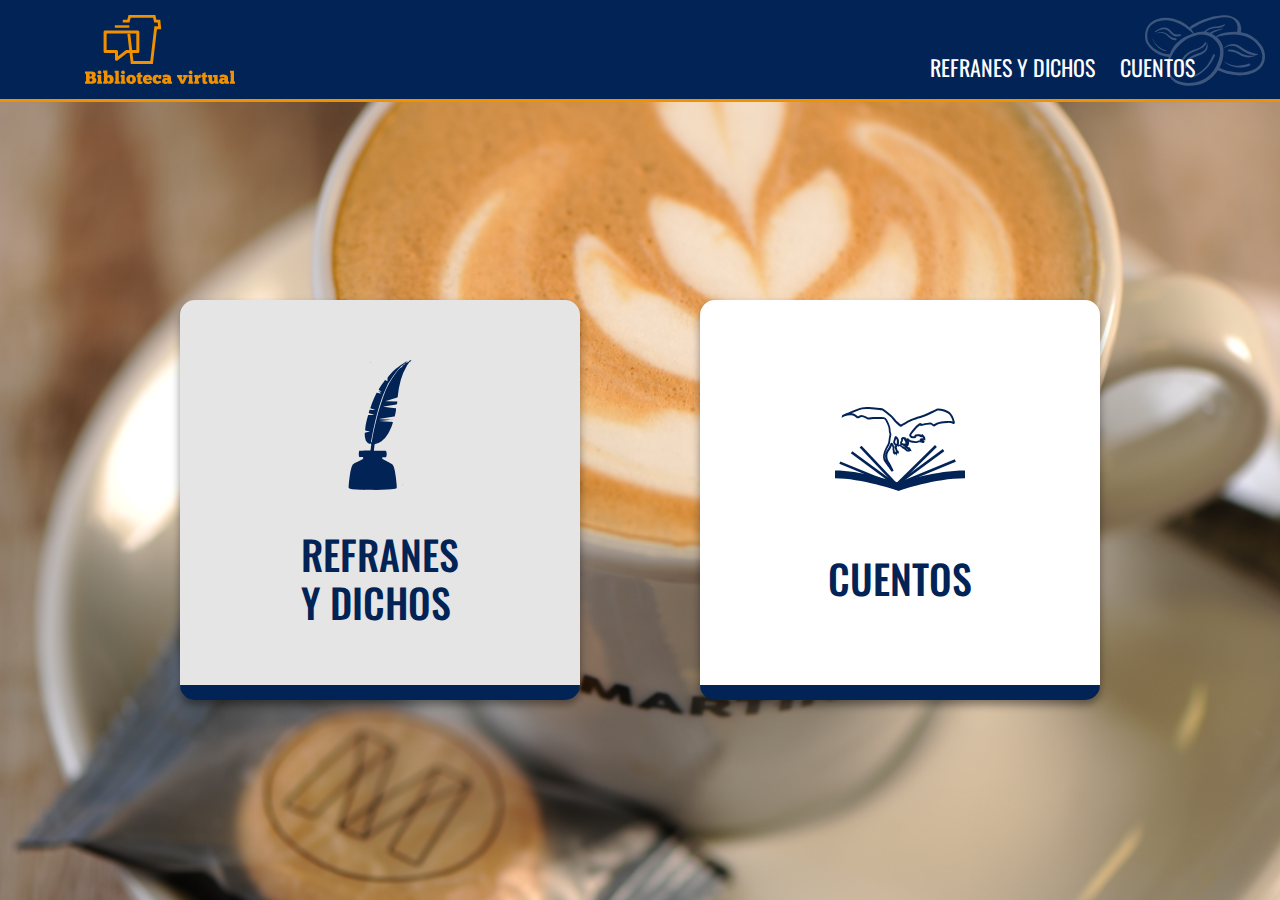
<file: index.html>
<!DOCTYPE html>
<html lang="en">
<head>
    <meta charset="UTF-8">
    <meta name="viewport" content="width=device-width, initial-scale=1.0">
    <meta http-equiv="X-UA-Compatible" content="ie=edge">
    <link rel="shortcut icon" href="images/favicon.jpg" type="image/x-icon">
    <link rel="stylesheet" href="css/reset.css">
    <link rel="stylesheet" href="css/bootstrap.min.css">
    <link rel="stylesheet" href="css/style.css">
    <link rel="stylesheet" href="fonts/font-awesome/css/all.min.css">
    <link href="https://fonts.googleapis.com/css?family=Oswald:400,700&display=swap" rel="stylesheet">
    <title>Biblioteca Virtual</title>
</head>
<body>
    <header class="header">
        <div class="container">
            <div class="header-row">
                <div class="logo">
                    <a href="index.html"><img src="images/logo.svg" alt=""></a>
                </div>

            
                <nav class="nav">
                    <ul>
                        <li><a href="refranes.html">Refranes y Dichos</a></li>
                        <li><a href="cuentos.html">Cuentos</a></li>
                    </ul>       

                    <div class="nav-social">
                        <p>Seguinos en nuestras redes sociales</p>
                        <a href=""><i class="fab fa-instagram"></i></a>                            
                        <a href=""><i class="fab fa-facebook-f"></i></a>
                    </div>
                </nav>

                <div class="burger">
                    <div class="line1"></div>
                    <div class="line2"></div>
                    <div class="line3"></div>
                </div>

                <object type="image/svg+xml" data="images/nuez-svg.svg" class="header-icon">Your browser does not support SVGs</object>
            </div>
        </div>
    </header>


    <main class="main-bg">
        <div class="container">
            <div class="refranes-cuentos-content">
                <a href="refranes.html"class="refranes">
                    <object type="image/svg+xml" data="images/refranes.svg" class="refranes-icon">Your browser does not support SVGs</object>
                    <h2>Refranes<br>y dichos</h2>
                </a>
                <a href="cuentos.html" class="cuentos">
                    <object type="image/svg+xml" data="images/cuentos.svg" class="cuentos-icon">Your browser does not support SVGs</object>
                    <h2>Cuentos</h2>
                </a>
            </div>
        </div>
    </main>
    

    <script src="js/jquery-3.4.1.min.js"></script>
    <script src="js/main.js"></script>
</body>
</html>
</file>
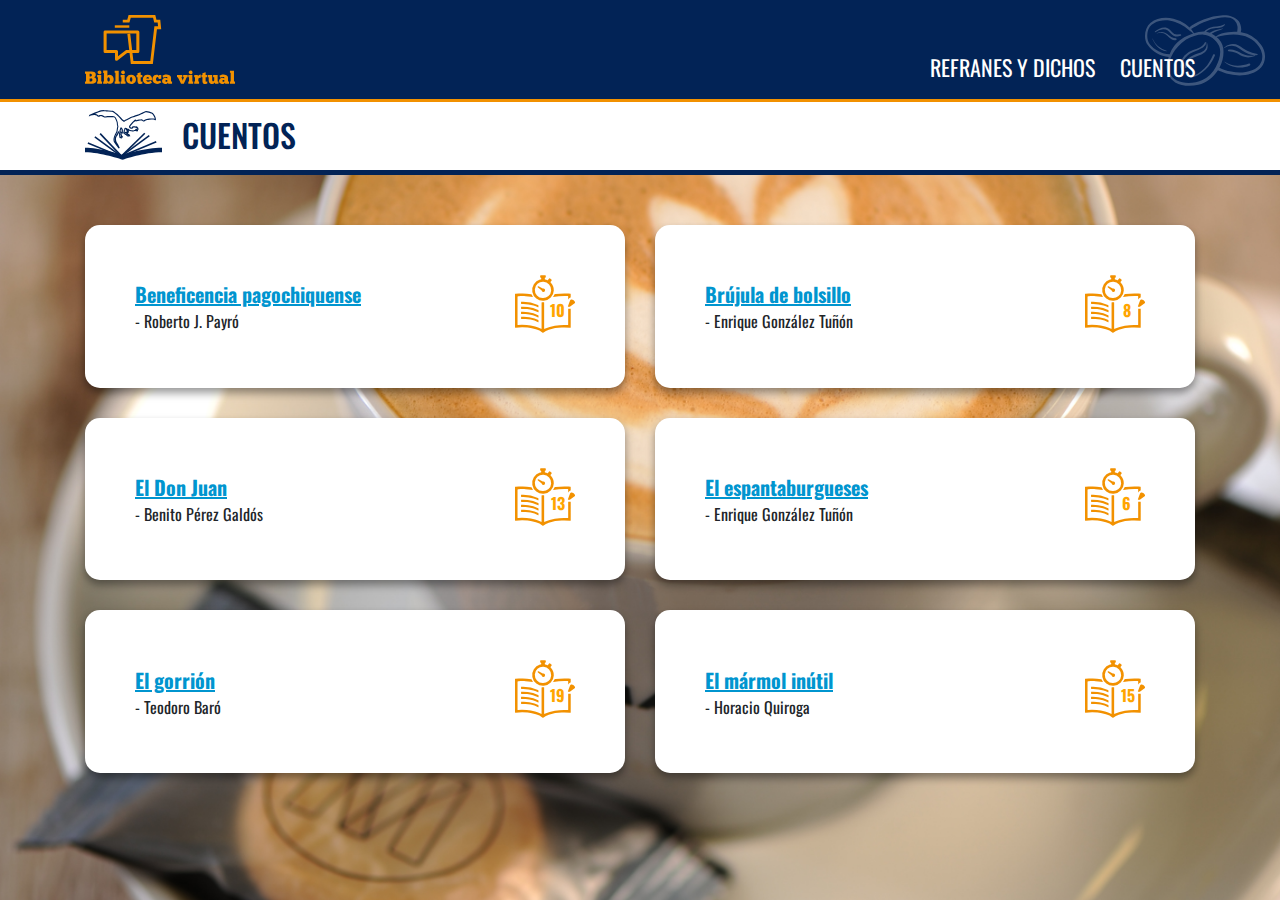
<file: cuentos.html>
<!DOCTYPE html>
<html lang="en">
<head>
    <meta charset="UTF-8">
    <meta name="viewport" content="width=device-width, initial-scale=1.0">
    <meta http-equiv="X-UA-Compatible" content="ie=edge">
    <link rel="shortcut icon" href="images/favicon.jpg" type="image/x-icon">
    <link rel="stylesheet" href="css/reset.css">
    <link rel="stylesheet" href="css/bootstrap.min.css">
    <link rel="stylesheet" href="css/style.css">
    <link rel="stylesheet" href="fonts/font-awesome/css/all.min.css">
    <link href="https://fonts.googleapis.com/css?family=Oswald:400,700&display=swap" rel="stylesheet">
    <title>Biblioteca Virtual</title>
</head>
<body>
    <header class="header">
        <div class="container">
            <div class="header-row">
                <div class="logo">
                    <a href="index.html"><img src="images/logo.svg" alt=""></a>
                </div>

            
                <nav class="nav">
                    <ul>
                        <li><a href="refranes.html">Refranes y Dichos</a></li>
                        <li><a href="cuentos.html">Cuentos</a></li>
                    </ul>       

                    <div class="nav-social">
                        <p>Seguinos en nuestras redes sociales</p>
                        <a href=""><i class="fab fa-instagram"></i></a>                            
                        <a href=""><i class="fab fa-facebook-f"></i></a>
                    </div>
                </nav>

                <div class="burger">
                    <div class="line1"></div>
                    <div class="line2"></div>
                    <div class="line3"></div>
                </div>

                <object type="image/svg+xml" data="images/nuez-svg.svg" class="header-icon">Your browser does not support SVGs</object>
            </div>
        </div>
    </header>


    <main class="pages-bg">
        <div class="page-title">
            <div class="container">
                <div class="page-title-row">
                    <object type="image/svg+xml" data="images/cuentos.svg" class="page-title-icon">Your browser does not support SVGs</object>
                    <h2>Cuentos</h2>
                </div>
            </div>
        </div>

        <section>
            <div class="container">
                <div class="cuentos-content">
                    <div class="cuentos-box">
                        <div class="cuento-title">
                            <a href="#">Beneficencia pagochiquense</a>
                            <span>- Roberto J. Payró</span>
                        </div>
                        <div class="cuento-tiempo">
                            <object type="image/svg+xml" data="images/cuento-tiempo.svg" class="cuento-tiempo-icon">Your browser does not support SVGs</object>
                            <span class="tiempo">10</span>
                        </div>
                    </div>

                    <div class="cuentos-box">
                        <div class="cuento-title">
                            <a href="#">Brújula de bolsillo</a>
                            <span>- Enrique González Tuñón</span>
                        </div>
                        <div class="cuento-tiempo">
                            <object type="image/svg+xml" data="images/cuento-tiempo.svg" class="cuento-tiempo-icon">Your browser does not support SVGs</object>
                            <span class="tiempo" style="right: 14px;">8</span>
                        </div>
                    </div>

                    <div class="cuentos-box">
                        <div class="cuento-title">
                            <a href="#">El Don Juan</a>
                            <span>- Benito Pérez Galdós</span>
                        </div>
                        <div class="cuento-tiempo">
                            <object type="image/svg+xml" data="images/cuento-tiempo.svg" class="cuento-tiempo-icon">Your browser does not support SVGs</object>
                            <span class="tiempo">13</span>
                        </div>
                    </div>

                    <div class="cuentos-box">
                        <div class="cuento-title">
                            <a href="#">El espantaburgueses</a>
                            <span>- Enrique González Tuñón</span>
                        </div>
                        <div class="cuento-tiempo">
                            <object type="image/svg+xml" data="images/cuento-tiempo.svg" class="cuento-tiempo-icon">Your browser does not support SVGs</object>
                            <span class="tiempo"style="right: 14px;">6</span>
                        </div>
                    </div>

                    <div class="cuentos-box">
                        <div class="cuento-title">
                            <a href="#">El gorrión</a>
                            <span>- Teodoro Baró</span>
                        </div>
                        <div class="cuento-tiempo">
                            <object type="image/svg+xml" data="images/cuento-tiempo.svg" class="cuento-tiempo-icon">Your browser does not support SVGs</object>
                            <span class="tiempo">19</span>
                        </div>
                    </div>

                    <div class="cuentos-box">
                        <div class="cuento-title">
                            <a href="#">El mármol inútil</a>
                            <span>- Horacio Quiroga</span>
                        </div>
                        <div class="cuento-tiempo">
                            <object type="image/svg+xml" data="images/cuento-tiempo.svg" class="cuento-tiempo-icon">Your browser does not support SVGs</object>
                            <span class="tiempo">15</span>
                        </div>
                    </div>
                </div>
            </div>
        </section>
    </main>
    

    <script src="js/jquery-3.4.1.min.js"></script>
    <script src="js/main.js"></script>
</body>
</html>
</file>
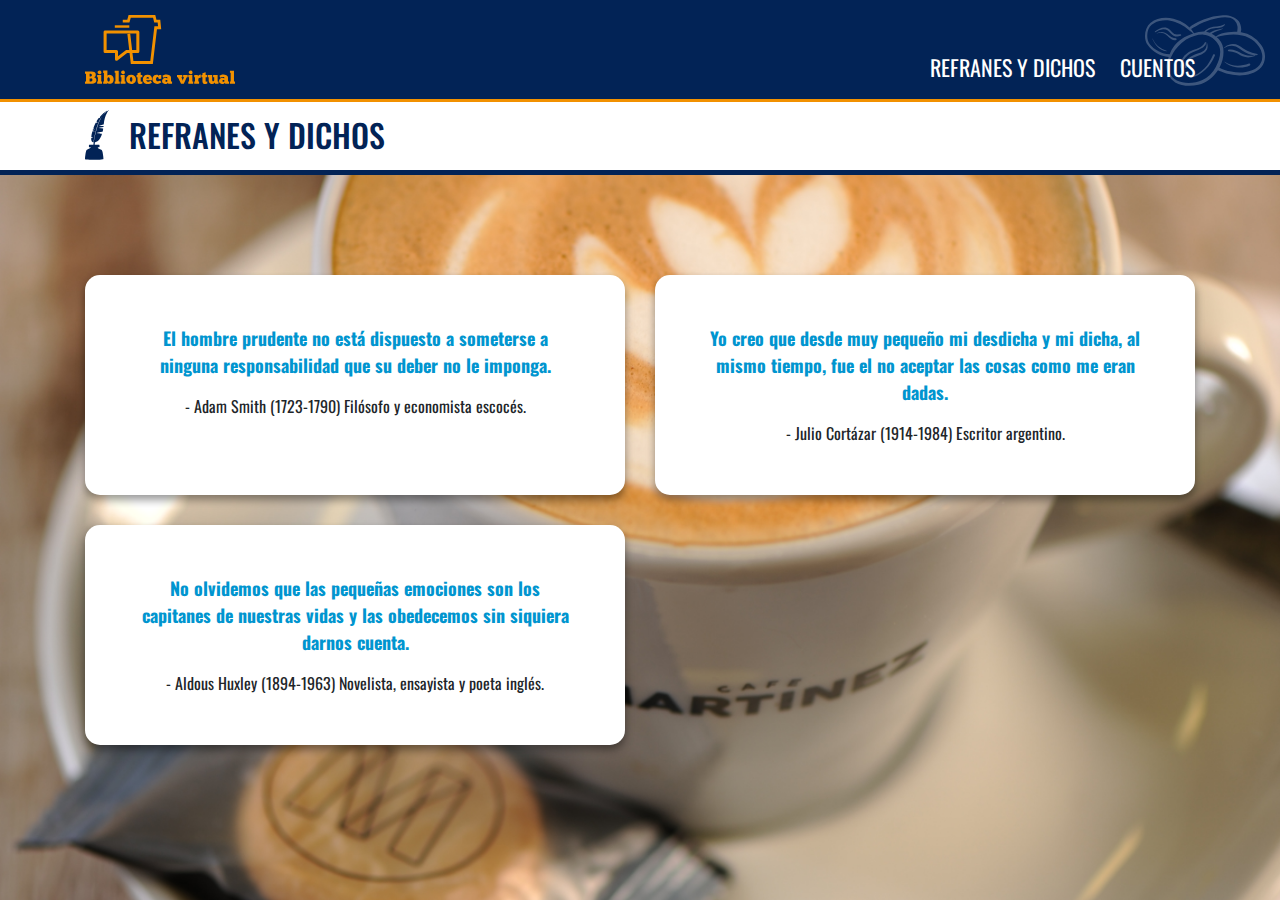
<file: refranes.html>
<!DOCTYPE html>
<html lang="en">
<head>
    <meta charset="UTF-8">
    <meta name="viewport" content="width=device-width, initial-scale=1.0">
    <meta http-equiv="X-UA-Compatible" content="ie=edge">
    <link rel="shortcut icon" href="images/favicon.jpg" type="image/x-icon">
    <link rel="stylesheet" href="css/reset.css">
    <link rel="stylesheet" href="css/bootstrap.min.css">
    <link rel="stylesheet" href="css/style.css">
    <link rel="stylesheet" href="fonts/font-awesome/css/all.min.css">
    <link href="https://fonts.googleapis.com/css?family=Oswald:400,700&display=swap" rel="stylesheet">
    <title>Biblioteca Virtual</title>
</head>
<body>
    <header class="header">
        <div class="container">
            <div class="header-row">
                <div class="logo">
                    <a href="index.html"><img src="images/logo.svg" alt=""></a>
                </div>

            
                <nav class="nav">
                    <ul>
                        <li><a href="refranes.html">Refranes y Dichos</a></li>
                        <li><a href="cuentos.html">Cuentos</a></li>
                    </ul>       

                    <div class="nav-social">
                        <p>Seguinos en nuestras redes sociales</p>
                        <a href=""><i class="fab fa-instagram"></i></a>                            
                        <a href=""><i class="fab fa-facebook-f"></i></a>
                    </div>
                </nav>

                <div class="burger">
                    <div class="line1"></div>
                    <div class="line2"></div>
                    <div class="line3"></div>
                </div>

                <object type="image/svg+xml" data="images/nuez-svg.svg" class="header-icon">Your browser does not support SVGs</object>
            </div>
        </div>
    </header>


    <main class="pages-bg">
        <div class="page-title">
            <div class="container">
                <div class="page-title-row">
                    <object type="image/svg+xml" data="images/refranes.svg" class="page-title-icon">Your browser does not support SVGs</object>
                    <h2>Refranes y Dichos</h2>
                </div>
            </div>
        </div>

        <section>
            <div class="container">
                <div class="refranes-content">
                    <div class="refran-box">
                        <p>El hombre prudente no está dispuesto a someterse a ninguna responsabilidad que su deber no le imponga.</p>
                        <span>- Adam Smith (1723-1790) Filósofo y economista escocés.</span>
                    </div>
                    <div class="refran-box">
                        <p>Yo creo que desde muy pequeño mi desdicha y mi dicha, al mismo tiempo, fue el no aceptar las cosas como me eran dadas.</p>
                        <span>- Julio Cortázar (1914-1984) Escritor argentino.</span>
                    </div>
                    <div class="refran-box">
                        <p>No olvidemos que las pequeñas emociones son los capitanes de nuestras vidas y las obedecemos sin siquiera darnos cuenta.</p>
                        <span>- Aldous Huxley (1894-1963) Novelista, ensayista y poeta inglés.</span>
                    </div>
                </div>
            </div>
        </section>
    </main>
    

    <script src="js/jquery-3.4.1.min.js"></script>
    <script src="js/main.js"></script>
</body>
</html>
</file>
<file: css/style.css>
* {
  margin: 0px;
  padding: 0px;
  box-sizing: border-box; }

html, body {
  font-family: "Oswald", sans-serif; }

h1, h2, h3, h4 {
  margin-bottom: 0; }

ol, ul {
  margin: 0; }

p {
  margin: 0; }

a {
  color: initial; }
  a:hover {
    color: initial;
    text-decoration: none; }

.pages-bg {
  background-image: url("../images/DSC_4729.JPG");
  background-size: cover;
  background-repeat: no-repeat;
  background-position-y: 50%;
  height: fit-content;
  width: 100%;
  padding-bottom: 30px; }

.page-title {
  background: white;
  margin-top: 100px;
  border-bottom: 5px solid #022356; }

.page-title-row {
  display: flex;
  flex-direction: row;
  align-items: center;
  padding: 10px 0; }
  .page-title-row h2 {
    text-transform: uppercase;
    color: #022356; }

.page-title-icon {
  height: 50px;
  margin-right: 20px; }

@media screen and (min-width: 1200px) {
  .pages-bg {
    height: 100vh;
    overflow: auto; } }
/*--Estilos de la barra de navegacion--*/
.header {
  background-color: #022356;
  position: fixed;
  top: 0;
  width: 100%;
  z-index: 3; }
  .header::after {
    content: '';
    width: 100%;
    height: 3px;
    background-color: #F29100;
    display: block;
    position: absolute;
    z-index: 2; }

.header-row {
  display: flex;
  flex-direction: row;
  justify-content: space-between;
  align-items: flex-end;
  padding: 15px 0; }

.logo {
  width: 150px; }
  .logo img {
    width: 100%; }

.nav {
  background-color: #022356;
  position: absolute;
  top: 0;
  left: 0;
  display: flex;
  flex-direction: column;
  justify-content: space-around;
  padding: 0 15px;
  opacity: 0;
  visibility: hidden;
  transform: translateY(15px);
  transition: all 0.5s;
  z-index: -1;
  height: 100vh;
  width: 100%; }
  .nav ul {
    margin-top: 100px; }
    .nav ul li {
      margin: 25px 0; }
      .nav ul li a {
        text-transform: uppercase;
        color: white;
        font-size: 36px; }
  .nav .nav-social p {
    color: white;
    margin-bottom: 15px; }
  .nav .nav-social a {
    display: inline-block;
    background-color: rgba(255, 255, 255, 0.3);
    width: 50px;
    color: white;
    text-align: center;
    padding: 9px 0;
    margin-right: 15px;
    border-radius: 15px; }
    .nav .nav-social a:last-child {
      margin-right: 0; }
    .nav .nav-social a i {
      font-size: 30px; }

.burger {
  cursor: pointer;
  z-index: 999; }
  .burger div {
    width: 45px;
    height: 4px;
    border-radius: 5px;
    background-color: white;
    margin-bottom: 7px;
    transition: all 0.5s ease; }
    .burger div:last-child {
      margin-bottom: 0; }

.nav-active {
  opacity: 1;
  visibility: visible;
  transform: translateY(0); }

.toggle .line1 {
  transform: rotate(-45deg) translate(-4px, 7px); }

.toggle .line2 {
  opacity: 0; }

.toggle .line3 {
  transform: rotate(45deg) translate(-7px, -12px); }

.header-icon {
  position: absolute;
  width: 120px;
  right: 15px;
  top: 15px;
  z-index: 0; }

@media only screen and (max-width: 768px) and (orientation: landscape) {
  .nav {
    background-color: #022356;
    position: absolute;
    top: 0;
    left: 0;
    display: flex;
    flex-direction: column;
    justify-content: space-around;
    padding: 0 15px;
    opacity: 0;
    visibility: hidden;
    transform: translateY(15px);
    transition: all 0.5s;
    z-index: -1;
    height: 100vh;
    width: 100%; }
    .nav ul {
      margin-top: 100px; }
      .nav ul li {
        margin: 5px 0; }
        .nav ul li a {
          text-transform: uppercase;
          color: white;
          font-size: 22px; }
    .nav .nav-social p {
      color: white;
      margin-bottom: 15px; }
    .nav .nav-social a {
      display: inline-block;
      background-color: rgba(255, 255, 255, 0.3);
      width: 50px;
      color: white;
      text-align: center;
      padding: 9px 0;
      margin-right: 15px;
      border-radius: 15px; }
      .nav .nav-social a:last-child {
        margin-right: 0; }
      .nav .nav-social a i {
        font-size: 30px; }

  .nav-active {
    opacity: 1;
    visibility: visible;
    transform: translateY(0); } }
@media screen and (min-width: 768px) {
  .nav {
    background: transparent;
    position: inherit;
    height: fit-content;
    opacity: 1;
    visibility: visible;
    padding: 15px 0;
    width: inherit;
    z-index: 4; }
    .nav ul {
      display: flex;
      flex-direction: row;
      margin-top: 0; }
      .nav ul li {
        margin: 0 25px 0 0; }
        .nav ul li:last-child {
          margin: 0; }
        .nav ul li a {
          font-size: 22px; }

  .nav-social {
    display: none; }

  .burger {
    display: none; } }
/*--Estilos de la pantalla inicial--*/
.main-bg {
  background-image: url("../images/DSC_4729.JPG");
  background-size: cover;
  background-repeat: no-repeat;
  background-position-y: 50%;
  height: 100vh;
  width: 100%; }

.refranes-cuentos-content {
  display: flex;
  flex-direction: column;
  justify-content: center;
  align-items: center;
  height: 100vh;
  padding-top: 100px; }

.refranes, .cuentos {
  display: flex;
  flex-direction: row;
  justify-content: center;
  align-items: center;
  width: 280px;
  height: 120px;
  margin-bottom: 30px;
  border-radius: 15px;
  position: relative;
  border-bottom: 15px solid #022356;
  color: #022356;
  box-shadow: 0px 5px 8px 0px rgba(0, 0, 0, 0.4); }
  .refranes h2, .cuentos h2 {
    text-transform: uppercase; }

.refranes {
  background-color: #E5E5E5; }

.cuentos {
  background-color: #fff; }

.refranes-icon, .cuentos-icon {
  width: 70px;
  height: 70px;
  margin-right: 30px; }

@media only screen and (max-width: 768px) and (orientation: landscape) {
  .refranes-cuentos-content {
    display: flex;
    flex-direction: row;
    justify-content: center;
    align-items: center;
    height: 100vh;
    padding-top: 100px; }

  .refranes, .cuentos {
    width: 300px;
    height: 180px;
    margin-bottom: 0; }

  .refranes {
    margin-right: 30px; }

  .refranes-icon, .cuentos-icon {
    margin-right: 15px; } }
@media screen and (min-width: 768px) {
  .refranes-cuentos-content {
    display: flex;
    flex-direction: row;
    justify-content: center;
    align-items: center;
    height: 100vh;
    padding-top: 100px; }

  .refranes, .cuentos {
    width: 300px;
    height: 180px;
    margin-bottom: 0;
    transition: all 0.5s; }
    .refranes:hover, .cuentos:hover {
      background-color: #022456;
      color: white; }
    .refranes:hover .refranes-icon, .cuentos:hover .refranes-icon {
      filter: invert(96%) sepia(0%) saturate(15%) hue-rotate(260deg) brightness(500%) contrast(103%); }
    .refranes:hover .cuentos-icon, .cuentos:hover .cuentos-icon {
      filter: invert(96%) sepia(0%) saturate(15%) hue-rotate(260deg) brightness(500%) contrast(103%); }

  .refranes {
    margin-right: 30px; }

  .refranes-icon, .cuentos-icon {
    margin-right: 15px; } }
@media screen and (min-width: 992px) {
  .refranes-cuentos-content .refranes {
    margin-right: 80px; }
  .refranes-cuentos-content .refranes, .refranes-cuentos-content .cuentos {
    flex-direction: column;
    width: 300px;
    height: 300px; }
    .refranes-cuentos-content .refranes .refranes-icon, .refranes-cuentos-content .refranes .cuentos-icon, .refranes-cuentos-content .cuentos .refranes-icon, .refranes-cuentos-content .cuentos .cuentos-icon {
      margin-right: 0;
      width: 90px;
      height: 90px; } }
@media screen and (min-width: 1200px) {
  .refranes-cuentos-content {
    top: 50%; }
    .refranes-cuentos-content .refranes {
      margin-right: 120px; }
    .refranes-cuentos-content .refranes, .refranes-cuentos-content .cuentos {
      width: 400px;
      height: 400px; }
      .refranes-cuentos-content .refranes h2, .refranes-cuentos-content .cuentos h2 {
        font-size: 40px; }
      .refranes-cuentos-content .refranes .refranes-icon, .refranes-cuentos-content .refranes .cuentos-icon, .refranes-cuentos-content .cuentos .refranes-icon, .refranes-cuentos-content .cuentos .cuentos-icon {
        width: 130px;
        height: 130px;
        margin-bottom: 40px; } }
/*--Estilos de la pagina de refranes--*/
.refran-box {
  background-color: white;
  border-radius: 15px;
  padding: 15px;
  text-align: center;
  margin: 30px 0 30px 0;
  box-shadow: 0px 5px 8px 0px rgba(0, 0, 0, 0.4); }
  .refran-box:last-child {
    margin-bottom: 0; }
  .refran-box p {
    font-weight: bold !important;
    color: #0095CF;
    margin-bottom: 15px; }

@media screen and (min-width: 992px) {
  .refranes-content {
    display: grid;
    grid-template-rows: repeat(3, 1fr);
    grid-template-columns: 1fr 1fr;
    column-gap: 30px;
    row-gap: 30px;
    margin-top: 50px; }

  .refran-box {
    padding: 50px;
    margin: 0; }
    .refran-box p {
      font-size: 18px; } }
@media screen and (min-width: 1200px) {
  .refranes-content {
    margin-top: 100px; } }
/*--Estilos de la pagina de cuentos--*/
.cuentos-box {
  background-color: white;
  margin: 30px 0;
  border-radius: 15px;
  padding: 15px;
  box-shadow: 0px 5px 8px 0px rgba(0, 0, 0, 0.4);
  display: flex;
  flex-direction: row;
  align-items: center;
  justify-content: space-between; }
  .cuentos-box:last-child {
    margin-bottom: 0; }
  .cuentos-box a {
    font-weight: bold !important;
    font-size: 20px;
    color: #0095CF !important;
    text-decoration: underline !important;
    display: block; }

.cuento-tiempo {
  position: relative; }

.cuento-tiempo-icon {
  width: 60px; }

span.tiempo {
  color: orange;
  position: absolute;
  top: 23px;
  right: 10px;
  font-weight: bold; }

@media screen and (min-width: 992px) {
  .cuentos-content {
    display: grid;
    grid-template-rows: repeat(3, 1fr);
    grid-template-columns: 1fr 1fr;
    column-gap: 30px;
    row-gap: 30px;
    margin-top: 50px; }

  .cuentos-box {
    padding: 50px;
    margin: 0; } }

/*# sourceMappingURL=style.css.map */
</file>
